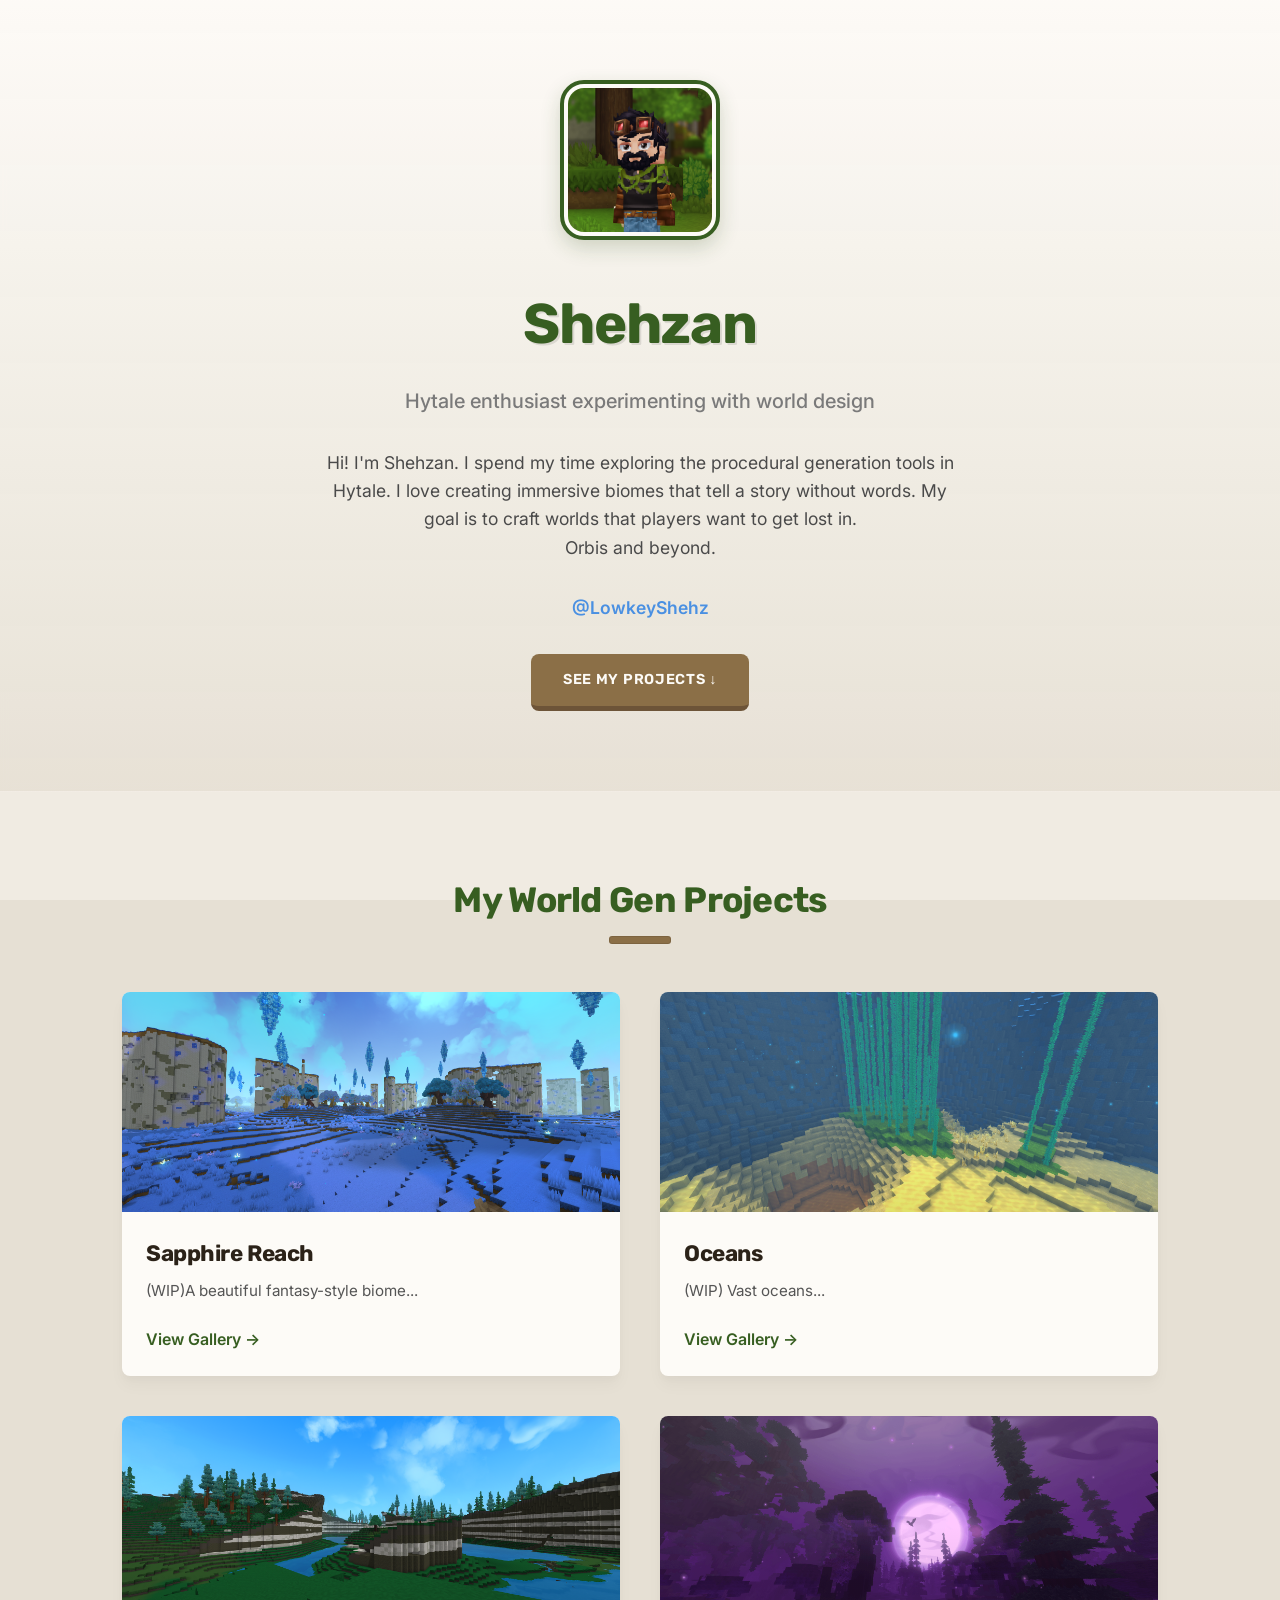
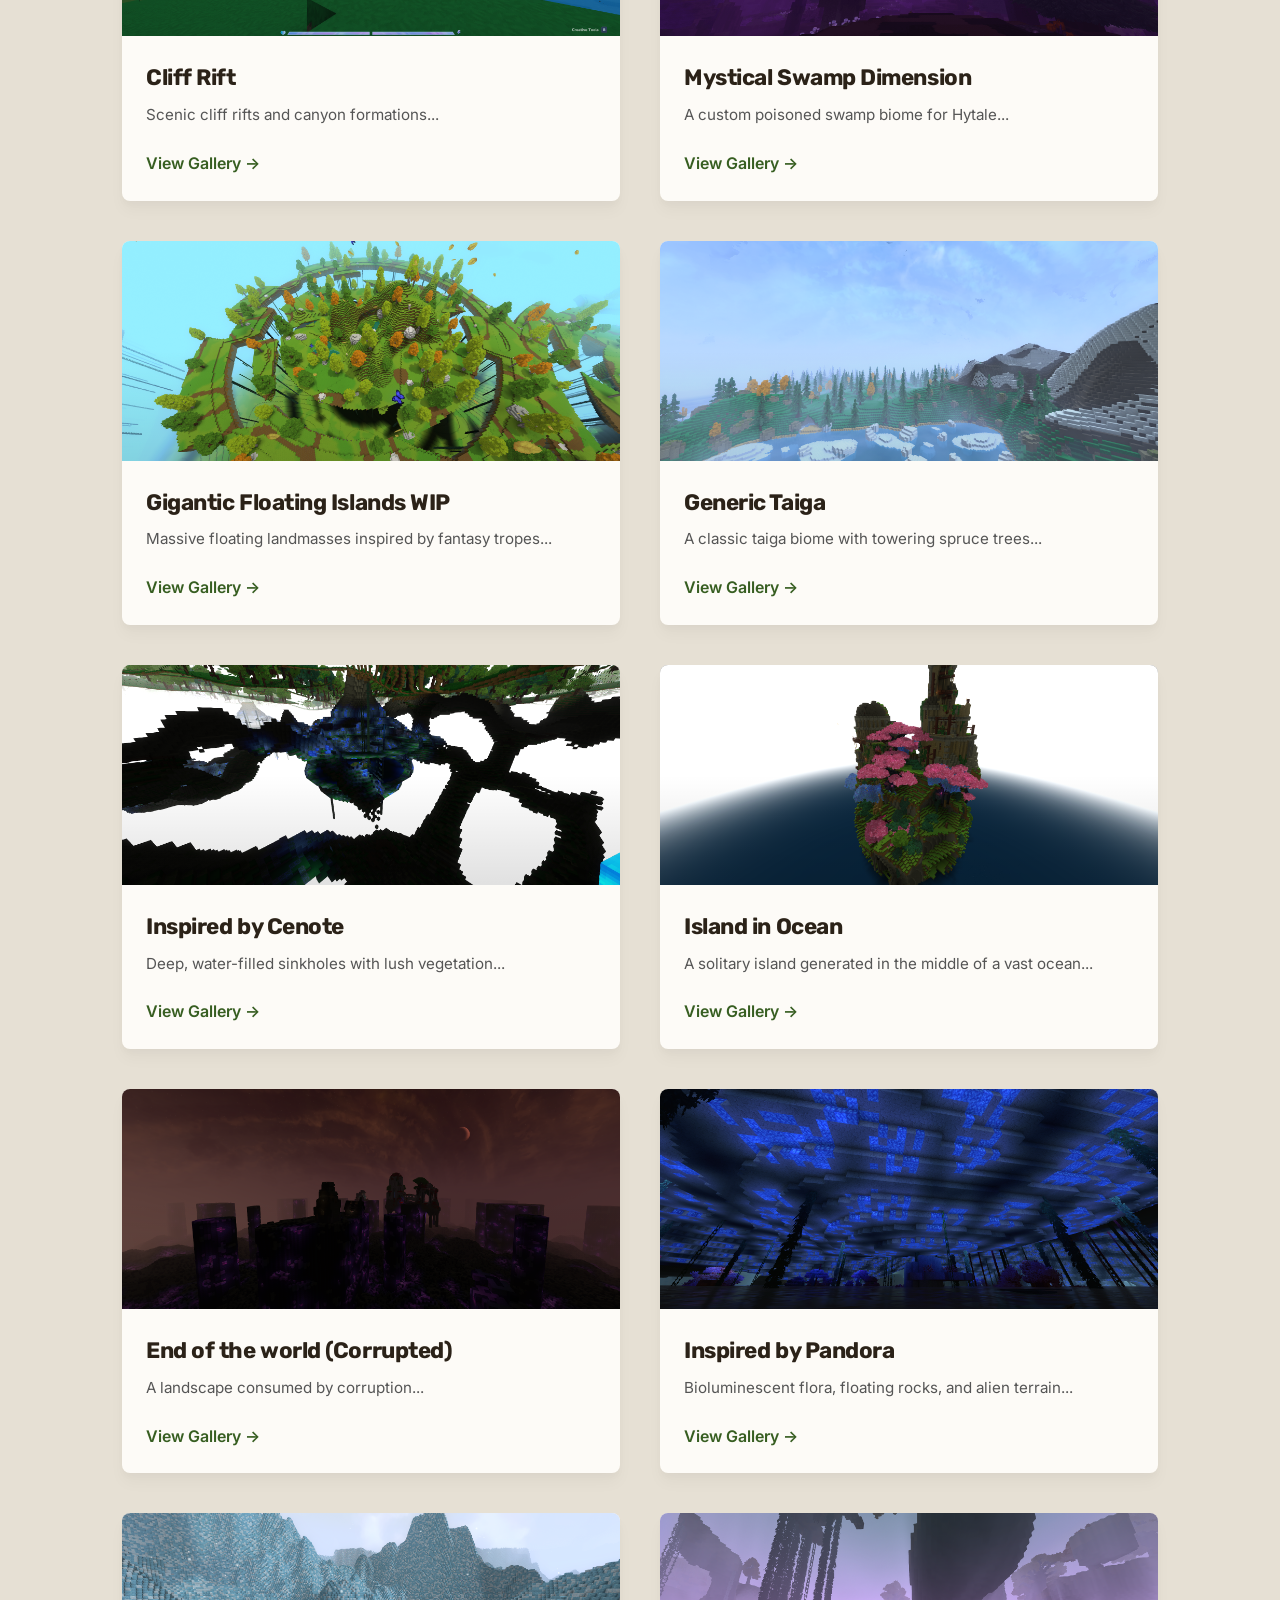
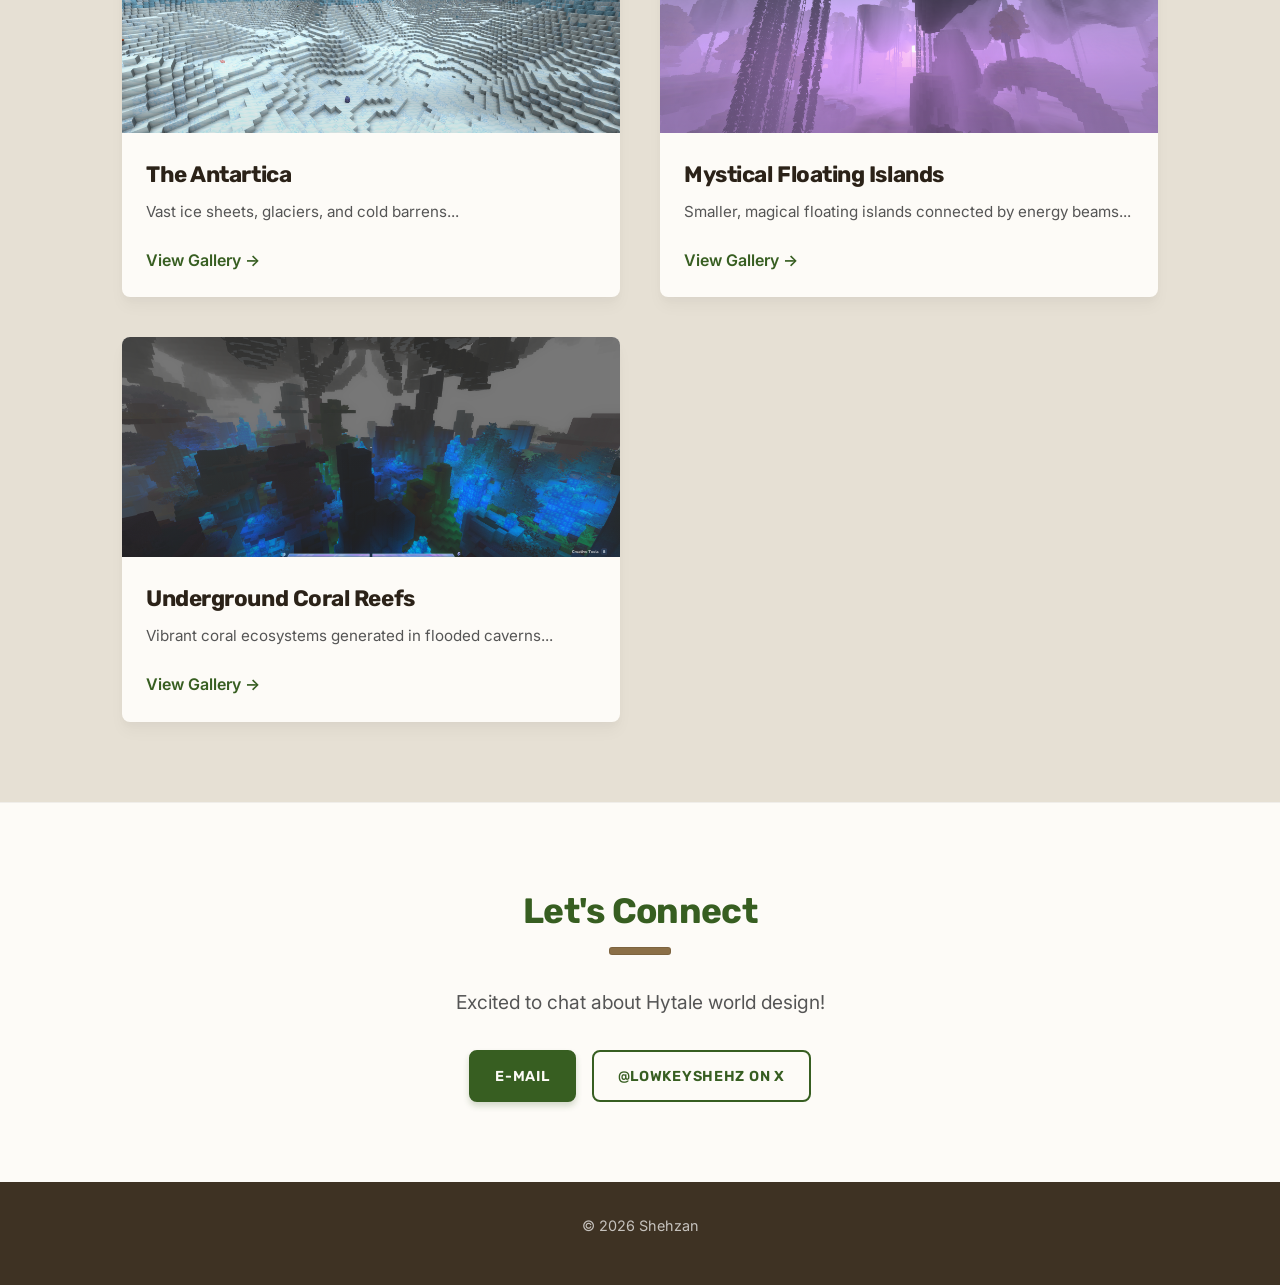
<file: index.html>
<!DOCTYPE html>
<html lang="en">

<head>
    <meta charset="UTF-8">
    <meta name="viewport" content="width=device-width, initial-scale=1.0">
    <title>Hytale World Designer Portfolio</title>
    <link rel="stylesheet" href="styles.css">
    <meta name="description"
        content="Portfolio of a Hytale World Designer specializing in procedural generation and biome design.">
    <!-- Google Fonts -->
    <link rel="preconnect" href="https://fonts.googleapis.com">
    <link rel="preconnect" href="https://fonts.gstatic.com" crossorigin>
    <link href="https://fonts.googleapis.com/css2?family=Inter:wght@400;500;600&family=Rubik:wght@500;700&display=swap"
        rel="stylesheet">
    <!-- Favicon (using a generic emoji for now) -->
    <link rel="icon"
        href="data:image/svg+xml,<svg xmlns=%22http://www.w3.org/2000/svg%22 viewBox=%220 0 100 100%22><text y=%22.9em%22 font-size=%2290%22>🌲</text></svg>">
</head>

<body>

    <!-- SECTION 1: ABOUT / HERO -->
    <section id="about" class="hero-section">
        <div class="container">
            <div class="profile-container">
                <img src="assets/avatar_placeholder.jpg" alt="Profile Avatar" class="avatar" id="avatar-img">
                <!-- Fallback if image fails to load -->
                <script>
                    document.getElementById('avatar-img').onerror = function () {
                        this.style.display = 'none';
                        this.insertAdjacentHTML('afterend', '<div class="avatar-fallback">👤</div>');
                    }
                </script>
            </div>
            <h1 class="hero-title">Shehzan</h1>
            <p class="hero-tagline">Hytale enthusiast experimenting with world design</p>
            <div class="bio-text">
                <p>Hi! I'm Shehzan. I spend my time exploring the procedural generation tools in Hytale. I love creating
                    immersive biomes that tell a story without words. My goal is to craft
                    worlds that players want to get lost in.<br>Orbis and beyond.</p>
            </div>
            <a href="https://x.com/LowkeyShehz" target="_blank" class="social-link">@LowkeyShehz</a>
            <a href="#projects" class="cta-button">See My Projects ↓</a>
        </div>
    </section>

    <!-- SECTION 2: PROJECTS -->
    <section id="projects" class="projects-section">
        <div class="container">
            <h2 class="section-heading">My World Gen Projects</h2>
            <div class="projects-grid">
                <!-- Project 13 -->
                <article class="project-card">
                    <a href="project-details.html?id=sapphire-reach" class="card-link-wrapper">
                        <div class="project-image-container">
                            <img src="assets/SapphireReach/Hytale2026-04-28_15-06-22.png" alt="Sapphire Reach"
                                class="project-image">
                        </div>
                        <div class="project-content">
                            <h3 class="project-title">Sapphire Reach</h3>
                            <p class="project-description">(WIP)A beautiful fantasy-style biome...</p>
                            <span class="project-link">View Gallery &rarr;</span>
                        </div>
                    </a>
                </article>

                <!-- Project 12 -->
                <article class="project-card">
                    <a href="project-details.html?id=oceans" class="card-link-wrapper">
                        <div class="project-image-container">
                            <img src="assets/Oceans/Hytale2026-04-27_22-57-24.png" alt="Oceans" class="project-image">
                        </div>
                        <div class="project-content">
                            <h3 class="project-title">Oceans</h3>
                            <p class="project-description">(WIP) Vast oceans...</p>
                            <span class="project-link">View Gallery &rarr;</span>
                        </div>
                    </a>
                </article>

                <!-- Project 11 -->
                <article class="project-card">
                    <a href="project-details.html?id=cliff-rift" class="card-link-wrapper">
                        <div class="project-image-container">
                            <img src="assets/CliffRift/Hytale2026-04-25_14-37-56.png" alt="Cliff Rift"
                                class="project-image">
                        </div>
                        <div class="project-content">
                            <h3 class="project-title">Cliff Rift</h3>
                            <p class="project-description">Scenic cliff rifts and canyon formations...</p>
                            <span class="project-link">View Gallery &rarr;</span>
                        </div>
                    </a>
                </article>

                <!-- Project 10 -->
                <article class="project-card">
                    <a href="project-details.html?id=mystical-swamp-dimension" class="card-link-wrapper">
                        <div class="project-image-container">
                            <img src="assets/MysticalSwamp/hytale2026-04-10_12-21-07-png.png"
                                alt="Mystical Swamp Dimension" class="project-image">
                        </div>
                        <div class="project-content">
                            <h3 class="project-title">Mystical Swamp Dimension</h3>
                            <p class="project-description">A custom poisoned swamp biome for Hytale...</p>
                            <span class="project-link">View Gallery &rarr;</span>
                        </div>
                    </a>
                </article>

                <!-- Project 9 -->
                <article class="project-card">
                    <a href="project-details.html?id=gigantic-floating-islands" class="card-link-wrapper">
                        <div class="project-image-container">
                            <img src="assets/GiganticFloatingIslands/1.png" alt="Gigantic Floating islands"
                                class="project-image">
                        </div>
                        <div class="project-content">
                            <h3 class="project-title">Gigantic Floating Islands <b>WIP</b></h3>
                            <p class="project-description">Massive floating landmasses inspired by fantasy tropes...</p>
                            <span class="project-link">View Gallery &rarr;</span>
                        </div>
                    </a>
                </article>

                <!-- Project 8 -->
                <article class="project-card">
                    <a href="project-details.html?id=generic-taiga" class="card-link-wrapper">
                        <div class="project-image-container">
                            <img src="assets/GenericTaiga/Hytale2026-02-10_23-04-48.png" alt="Generic Taiga"
                                class="project-image">
                        </div>
                        <div class="project-content">
                            <h3 class="project-title">Generic Taiga</h3>
                            <p class="project-description">A classic taiga biome with towering spruce trees...</p>
                            <span class="project-link">View Gallery &rarr;</span>
                        </div>
                    </a>
                </article>

                <!-- Project 7 -->
                <article class="project-card">
                    <a href="project-details.html?id=inspired-by-cenote" class="card-link-wrapper">
                        <div class="project-image-container">
                            <img src="assets/Cenote/Hytale2026-02-07_23-56-20.png" alt="Inspired by Cenote"
                                class="project-image">
                        </div>
                        <div class="project-content">
                            <h3 class="project-title">Inspired by Cenote</h3>
                            <p class="project-description">Deep, water-filled sinkholes with lush vegetation...</p>
                            <span class="project-link">View Gallery &rarr;</span>
                        </div>
                    </a>
                </article>

                <!-- Project 6 -->
                <article class="project-card">
                    <a href="project-details.html?id=island-in-ocean" class="card-link-wrapper">
                        <div class="project-image-container">
                            <img src="assets/OceanIsland/Hytale2026-01-30_00-18-05.png" alt="Island in Ocean"
                                class="project-image">
                        </div>
                        <div class="project-content">
                            <h3 class="project-title">Island in Ocean</h3>
                            <p class="project-description">A solitary island generated in the middle of a vast ocean...
                            </p>
                            <span class="project-link">View Gallery &rarr;</span>
                        </div>
                    </a>
                </article>

                <!-- Project 5 -->
                <article class="project-card">
                    <a href="project-details.html?id=end-of-the-world" class="card-link-wrapper">
                        <div class="project-image-container">
                            <img src="assets/EndOfWorld/Hytale2026-01-26_22-29-54.png"
                                alt="End of the world (Corrupted)" class="project-image">
                        </div>
                        <div class="project-content">
                            <h3 class="project-title">End of the world (Corrupted)</h3>
                            <p class="project-description">A landscape consumed by corruption...</p>
                            <span class="project-link">View Gallery &rarr;</span>
                        </div>
                    </a>
                </article>

                <!-- Project 4 -->
                <article class="project-card">
                    <a href="project-details.html?id=inspired-by-pandora" class="card-link-wrapper">
                        <div class="project-image-container">
                            <img src="assets/PandoraInspired/Hytale2026-01-25_22-32-18.png" alt="Inspired by Pandora"
                                class="project-image">
                        </div>
                        <div class="project-content">
                            <h3 class="project-title">Inspired by Pandora</h3>
                            <p class="project-description">Bioluminescent flora, floating rocks, and alien terrain...
                            </p>
                            <span class="project-link">View Gallery &rarr;</span>
                        </div>
                    </a>
                </article>

                <!-- Project 3 -->
                <article class="project-card">
                    <a href="project-details.html?id=the-antartica" class="card-link-wrapper">
                        <div class="project-image-container">
                            <img src="assets/Antartica/Hytale2026-01-24_23-20-40.png" alt="The Antartica"
                                class="project-image">
                        </div>
                        <div class="project-content">
                            <h3 class="project-title">The Antartica</h3>
                            <p class="project-description">Vast ice sheets, glaciers, and cold barrens...</p>
                            <span class="project-link">View Gallery &rarr;</span>
                        </div>
                    </a>
                </article>

                <!-- Project 2 -->
                <article class="project-card">
                    <a href="project-details.html?id=mystical-floating-islands" class="card-link-wrapper">
                        <div class="project-image-container">
                            <img src="assets/PandoraInspired/Hytale2026-01-25_17-24-59.png"
                                alt="Mystical Floating Islands" class="project-image">
                        </div>
                        <div class="project-content">
                            <h3 class="project-title">Mystical Floating Islands</h3>
                            <p class="project-description">Smaller, magical floating islands connected by energy
                                beams...</p>
                            <span class="project-link">View Gallery &rarr;</span>
                        </div>
                    </a>
                </article>

                <!-- Project 1 -->
                <article class="project-card">
                    <a href="project-details.html?id=underground-coral-reefs" class="card-link-wrapper">
                        <div class="project-image-container">
                            <img src="assets/UndergroundCoral/Hytale2026-01-20_17-56-42.png"
                                alt="Underground Coral Reefs" class="project-image">
                        </div>
                        <div class="project-content">
                            <h3 class="project-title">Underground Coral Reefs</h3>
                            <p class="project-description">Vibrant coral ecosystems generated in flooded caverns...</p>
                            <span class="project-link">View Gallery &rarr;</span>
                        </div>
                    </a>
                </article>
            </div>
        </div>
    </section>

    <!-- SECTION 3: CONTACT -->
    <section id="contact" class="contact-section">
        <div class="container">
            <h2 class="section-heading">Let's Connect</h2>
            <p class="contact-intro">Excited to chat about Hytale world design!</p>
            <div class="contact-links">
                <a href="mailto:shehzan346@gmail.com" class="contact-button email">E-mail</a>
                <a href="https://x.com/LowkeyShehz" target="_blank" class="contact-button twitter">@LowkeyShehz on X</a>
            </div>
        </div>
    </section>

    <footer class="site-footer">
        <p>&copy; 2026 Shehzan</p>
    </footer>

    <script src="app.js"></script>
</body>

</html>
</file>
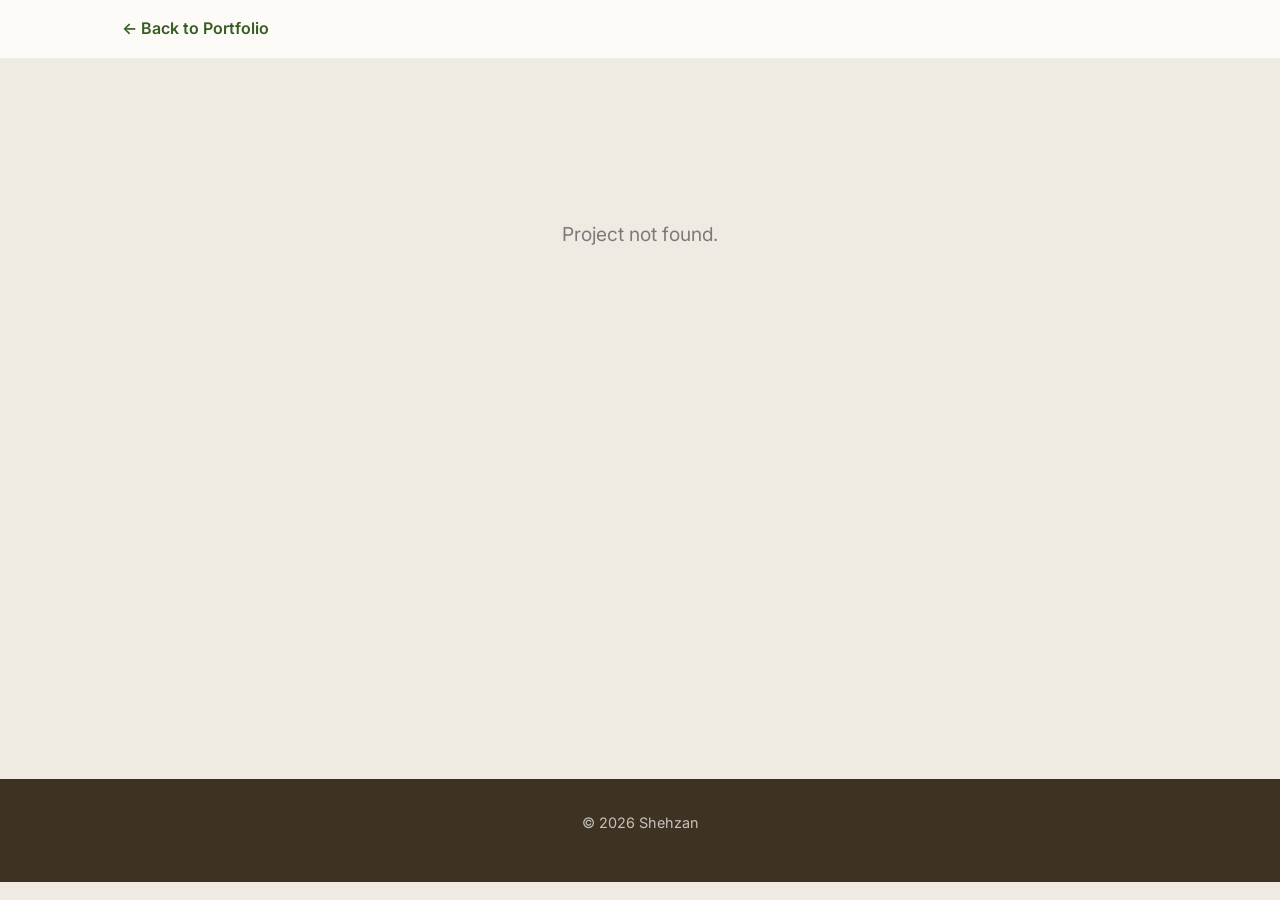
<file: project-details.html>
<!DOCTYPE html>
<html lang="en">

<head>
    <meta charset="UTF-8">
    <meta name="viewport" content="width=device-width, initial-scale=1.0">
    <title>Project Details - Hytale World Designer</title>
    <link rel="stylesheet" href="styles.css">
    <!-- Google Fonts -->
    <link rel="preconnect" href="https://fonts.googleapis.com">
    <link rel="preconnect" href="https://fonts.gstatic.com" crossorigin>
    <link href="https://fonts.googleapis.com/css2?family=Inter:wght@400;500;600&family=Rubik:wght@500;700&display=swap"
        rel="stylesheet">
    <link rel="icon"
        href="data:image/svg+xml,<svg xmlns=%22http://www.w3.org/2000/svg%22 viewBox=%220 0 100 100%22><text y=%22.9em%22 font-size=%2290%22>🌲</text></svg>">
</head>

<body>

    <header class="detail-header">
        <div class="container">
            <a href="index.html" class="back-link">← Back to Portfolio</a>
        </div>
    </header>

    <main class="project-detail-container container">
        <div id="loading" class="loading-state">Loading project details...</div>

        <article id="project-content" style="display: none;">
            <header class="project-header">
                <h1 id="detail-title" class="detail-title">Project Title</h1>
                <p id="detail-description" class="detail-description">Project description goes here.</p>
                <div class="detail-meta">
                    <a id="detail-link" href="#" target="_blank" class="cta-button">View on X</a>
                </div>
            </header>

            <section class="gallery-section">
                <h2>Gallery</h2>
                <div class="gallery-grid" id="gallery-grid">
                    <!-- Images will be injected here -->
                </div>
            </section>
        </article>
    </main>

    <!-- Lightbox Modal -->
    <div id="lightbox" class="lightbox">
        <span class="close-lightbox">&times;</span>
        <img class="lightbox-content" id="lightbox-img">
    </div>

    <footer class="site-footer">
        <p>&copy; 2026 Shehzan</p>
    </footer>

    <script src="app.js"></script>
</body>

</html>
</file>
<file: styles.css>
/* Hytale Portfolio Styles */

:root {
    /* Enhanced Earthy Palette */
    --forest-green: #375e21;
    /* Slightly more vibrant */
    --forest-green-light: #528a30;
    --warm-brown: #8b6f47;
    --warm-brown-dark: #6d5438;
    --sky-blue: #70c4e8;
    --sky-blue-dark: #4a90e2;
    --stone-gray: #7a7a7a;
    --light-bg: #e6e0d4;
    /* Darker warm beige/parchment */
    --white: #fdfbf7;
    /* Soft cream, not harsh white */
    --text-color: #2b2218;
    /* Dark warm brown text */

    /* Spacing & Sizing */
    --container-max-width: 1100px;
    --border-radius: 8px;
    /* Softer, more modern blocky */
    --sp-sm: 0.5rem;
    --sp-md: 1rem;
    --sp-lg: 2rem;
    --sp-xl: 5rem;
}

/* Reset & Base Styles */
* {
    box-sizing: border-box;
    margin: 0;
    padding: 0;
}

body {
    font-family: 'Inter', sans-serif;
    color: var(--text-color);
    background-color: var(--light-bg);
    line-height: 1.6;
    -webkit-font-smoothing: antialiased;
    background-image:
        radial-gradient(var(--warm-brown) 0.5px, transparent 0.5px),
        radial-gradient(var(--warm-brown) 0.5px, var(--light-bg) 0.5px);
    background-size: 20px 20px;
    background-position: 0 0, 10px 10px;
    background-attachment: fixed;
    /* Parallax-like feel */
    background-blend-mode: soft-light;
}

a {
    text-decoration: none;
    color: inherit;
    transition: all 0.2s ease;
}

ul {
    list-style: none;
}

.container {
    max-width: var(--container-max-width);
    margin: 0 auto;
    padding: 0 var(--sp-lg);
}

/* Typography */
h1,
h2,
h3 {
    font-family: 'Rubik', sans-serif;
    font-weight: 700;
    color: var(--forest-green);
    margin-bottom: var(--sp-md);
    letter-spacing: -0.02em;
}

h1 {
    font-size: 3.5rem;
    text-shadow: 2px 2px 0px rgba(0, 0, 0, 0.1);
}

h2 {
    font-size: 2.2rem;
    text-align: center;
    position: relative;
    padding-bottom: var(--sp-md);
}

/* Decorative underline for headings - Tool/Weapon style */
h2::after {
    content: '';
    display: block;
    width: 60px;
    height: 6px;
    background-color: var(--warm-brown);
    margin: var(--sp-sm) auto 0;
    border-radius: 3px;
    border: 1px solid rgba(0, 0, 0, 0.1);
}

p {
    margin-bottom: var(--sp-md);
}

/* Buttons */
.cta-button {
    display: inline-block;
    background-color: var(--warm-brown);
    color: var(--white);
    padding: 0.9rem 2rem;
    font-weight: 600;
    font-family: 'Rubik', sans-serif;
    border-radius: var(--border-radius);
    border-bottom: 5px solid var(--warm-brown-dark);
    /* Deeper 3D effect */
    transition: all 0.1s ease;
    text-transform: uppercase;
    letter-spacing: 0.05em;
    font-size: 0.9rem;
}

.cta-button:hover {
    transform: translateY(2px);
    border-bottom: 3px solid var(--warm-brown-dark);
    background-color: #967a50;
}

.cta-button:active {
    transform: translateY(5px);
    border-bottom: 0px solid transparent;
    /* Full press */
}

/* SECTION 1: HERO / ABOUT */
.hero-section {
    padding: var(--sp-xl) 0;
    text-align: center;
    background: linear-gradient(180deg, rgba(253, 251, 247, 0.95) 0%, rgba(230, 224, 212, 0.9) 100%);
    border-bottom: 1px solid rgba(139, 111, 71, 0.1);
    backdrop-filter: blur(5px);
}

.profile-container {
    margin-bottom: var(--sp-lg);
    position: relative;
    display: inline-block;
}

.avatar {
    width: 160px;
    height: 160px;
    border-radius: 24px;
    /* Squircle for blocky feel */
    object-fit: cover;
    border: 4px solid var(--forest-green);
    box-shadow: 0 8px 20px rgba(45, 80, 22, 0.2);
    background-color: var(--white);
    padding: 4px;
    /* Inner whitespace */
}

.avatar-fallback {
    font-size: 100px;
    line-height: 150px;
    width: 150px;
    height: 150px;
    border-radius: 20px;
    background-color: var(--stone-gray);
    color: white;
    margin: 0 auto;
    display: block;
}

.hero-tagline {
    font-size: 1.25rem;
    color: var(--stone-gray);
    margin-bottom: var(--sp-lg);
    font-weight: 500;
}

.bio-text {
    max-width: 650px;
    margin: 0 auto var(--sp-lg);
    font-size: 1.1rem;
    color: #4a4a4a;
}

.social-link {
    display: block;
    color: var(--sky-blue-dark);
    font-weight: 600;
    margin-bottom: var(--sp-lg);
    font-size: 1.1rem;
}

.social-link:hover {
    color: var(--sky-blue);
}

/* SECTION 2: PROJECTS */
.projects-section {
    padding: var(--sp-xl) 0;
    background: transparent;
    /* Show body texture */
}

.projects-grid {
    display: grid;
    grid-template-columns: repeat(auto-fit, minmax(320px, 1fr));
    gap: 2.5rem;
    margin-top: var(--sp-lg);
}

.project-card {
    background-color: var(--white);
    border: none;
    border-radius: var(--border-radius);
    overflow: hidden;
    transition: all 0.3s cubic-bezier(0.25, 0.8, 0.25, 1);
    display: flex;
    flex-direction: column;
    box-shadow: 0 4px 6px rgba(0, 0, 0, 0.02), 0 10px 15px rgba(0, 0, 0, 0.03);
    /* Softer, deeper shadows */
    position: relative;
    top: 0;
}

.project-card:hover {
    transform: translateY(-8px);
    box-shadow: 0 20px 25px -5px rgba(0, 0, 0, 0.1), 0 10px 10px -5px rgba(0, 0, 0, 0.04);
}

.project-image-container {
    height: 220px;
    overflow: hidden;
    background-color: var(--stone-gray);
    display: flex;
    align-items: center;
    justify-content: center;
    position: relative;
}

/* Add a subtle overlay on hover */
.project-image-container::after {
    content: '';
    position: absolute;
    top: 0;
    left: 0;
    right: 0;
    bottom: 0;
    background: linear-gradient(to bottom, transparent 50%, rgba(0, 0, 0, 0.2));
    opacity: 0.6;
    transition: opacity 0.3s;
}

.project-card:hover .project-image-container::after {
    opacity: 0.3;
}

.project-image {
    width: 100%;
    height: 100%;
    object-fit: cover;
    transition: transform 0.5s ease;
}

.project-card:hover .project-image {
    transform: scale(1.08);
}

.project-content {
    padding: 1.5rem;
    flex-grow: 1;
    display: flex;
    flex-direction: column;
}

.project-title {
    font-family: 'Rubik', sans-serif;
    font-size: 1.4rem;
    color: var(--text-color);
    margin-bottom: 0.5rem;
}

.project-description {
    font-size: 0.95rem;
    color: #555;
    margin-bottom: 1.5rem;
    line-height: 1.5;
    flex-grow: 1;
}

.project-link {
    color: var(--forest-green);
    font-weight: 600;
    margin-top: auto;
    display: inline-flex;
    align-items: center;
    gap: 5px;
}

.project-link:hover {
    color: var(--forest-green-light);
    gap: 8px;
    /* Arrow moves */
}

/* SECTION 3: CONTACT */
.contact-section {
    padding: var(--sp-xl) 0;
    text-align: center;
    background-color: var(--white);
    border-top: 1px solid rgba(0, 0, 0, 0.05);
    position: relative;
    z-index: 1;
    /* Above background pattern */
}

.contact-intro {
    font-size: 1.2rem;
    margin-bottom: var(--sp-lg);
    color: #555;
}

.contact-links {
    display: flex;
    justify-content: center;
    gap: var(--sp-md);
    flex-wrap: wrap;
}

.contact-button {
    padding: 0.8rem 1.5rem;
    border: 2px solid var(--forest-green);
    border-radius: var(--border-radius);
    font-weight: 600;
    font-family: 'Rubik', sans-serif;
    transition: all 0.2s ease;
    text-transform: uppercase;
    font-size: 0.9rem;
    letter-spacing: 0.05em;
}

.contact-button.email {
    background-color: var(--forest-green);
    color: var(--white);
    box-shadow: 0 4px 6px rgba(45, 80, 22, 0.2);
}

.contact-button.email:hover {
    background-color: var(--forest-green-light);
    border-color: var(--forest-green-light);
    transform: translateY(-2px);
    box-shadow: 0 6px 12px rgba(45, 80, 22, 0.3);
}

.contact-button.twitter {
    color: var(--forest-green);
    background-color: transparent;
}

.contact-button.twitter:hover {
    background-color: rgba(45, 80, 22, 0.05);
    transform: translateY(-2px);
}

/* Footer */
.site-footer {
    text-align: center;
    padding: var(--sp-lg);
    background-color: #3e3223;
    /* Darker brown */
    color: rgba(255, 255, 255, 0.7);
    font-size: 0.9rem;
    position: relative;
    z-index: 1;
}

/* Responsiveness */
@media (max-width: 768px) {
    h1 {
        font-size: 2rem;
    }

    .hero-section {
        padding: var(--sp-lg) 0;
    }

    .projects-grid {
        grid-template-columns: 1fr;
        /* Full width cards on mobile */
        padding: 0 var(--sp-md);
        /* Extra breathing room */
    }

    .contact-links {
        flex-direction: column;
        align-items: center;
    }

    .contact-button {
        width: 100%;
        max-width: 300px;
    }
}

/* Project Detail Styles */
.detail-header {
    padding: var(--sp-md) 0;
    background-color: var(--white);
    border-bottom: 1px solid rgba(0, 0, 0, 0.05);
}

.back-link {
    font-weight: 600;
    color: var(--forest-green);
    display: inline-flex;
    align-items: center;
}

.back-link:hover {
    color: var(--forest-green-light);
    transform: translateX(-5px);
}

.project-detail-container {
    padding-top: var(--sp-xl);
    padding-bottom: var(--sp-xl);
    min-height: 80vh;
}

.detail-title {
    margin-bottom: var(--sp-sm);
}

.detail-description {
    font-size: 1.1rem;
    max-width: 800px;
    margin: 0 auto var(--sp-lg);
    text-align: center;
}

.project-header {
    text-align: center;
    margin-bottom: var(--sp-xl);
}

.gallery-grid {
    display: grid;
    grid-template-columns: repeat(auto-fit, minmax(400px, 1fr));
    gap: var(--sp-lg);
}

.gallery-item {
    border-radius: var(--border-radius);
    overflow: hidden;
    box-shadow: 0 4px 10px rgba(0, 0, 0, 0.1);
    transition: transform 0.3s ease;
}

.gallery-item:hover {
    transform: scale(1.02);
}

.gallery-img {
    width: 100%;
    height: auto;
    display: block;
}

.loading-state {
    text-align: center;
    padding: var(--sp-xl);
    font-size: 1.2rem;
    color: var(--stone-gray);
}

/* Lightbox Styles */
.lightbox {
    display: none;
    position: fixed;
    z-index: 1000;
    padding-top: 50px;
    left: 0;
    top: 0;
    width: 100%;
    height: 100%;
    overflow: auto;
    background-color: rgba(0, 0, 0, 0.9);
    backdrop-filter: blur(5px);
}

.lightbox-content {
    margin: auto;
    display: block;
    width: 80%;
    max-width: 1200px;
    max-height: 85vh;
    object-fit: contain;
    border-radius: 4px;
    box-shadow: 0 0 20px rgba(0, 0, 0, 0.5);
    animation: zoomIn 0.3s ease;
}

@keyframes zoomIn {
    from {
        transform: scale(0.9);
        opacity: 0;
    }

    to {
        transform: scale(1);
        opacity: 1;
    }
}

.close-lightbox {
    position: absolute;
    top: 15px;
    right: 35px;
    color: #f1f1f1;
    font-size: 40px;
    font-weight: bold;
    transition: 0.3s;
    cursor: pointer;
    z-index: 1001;
}

.close-lightbox:hover,
.close-lightbox:focus {
    color: var(--warm-brown);
    text-decoration: none;
    cursor: pointer;
}

@media only screen and (max-width: 700px) {
    .lightbox-content {
        width: 100%;
    }
}
</file>
